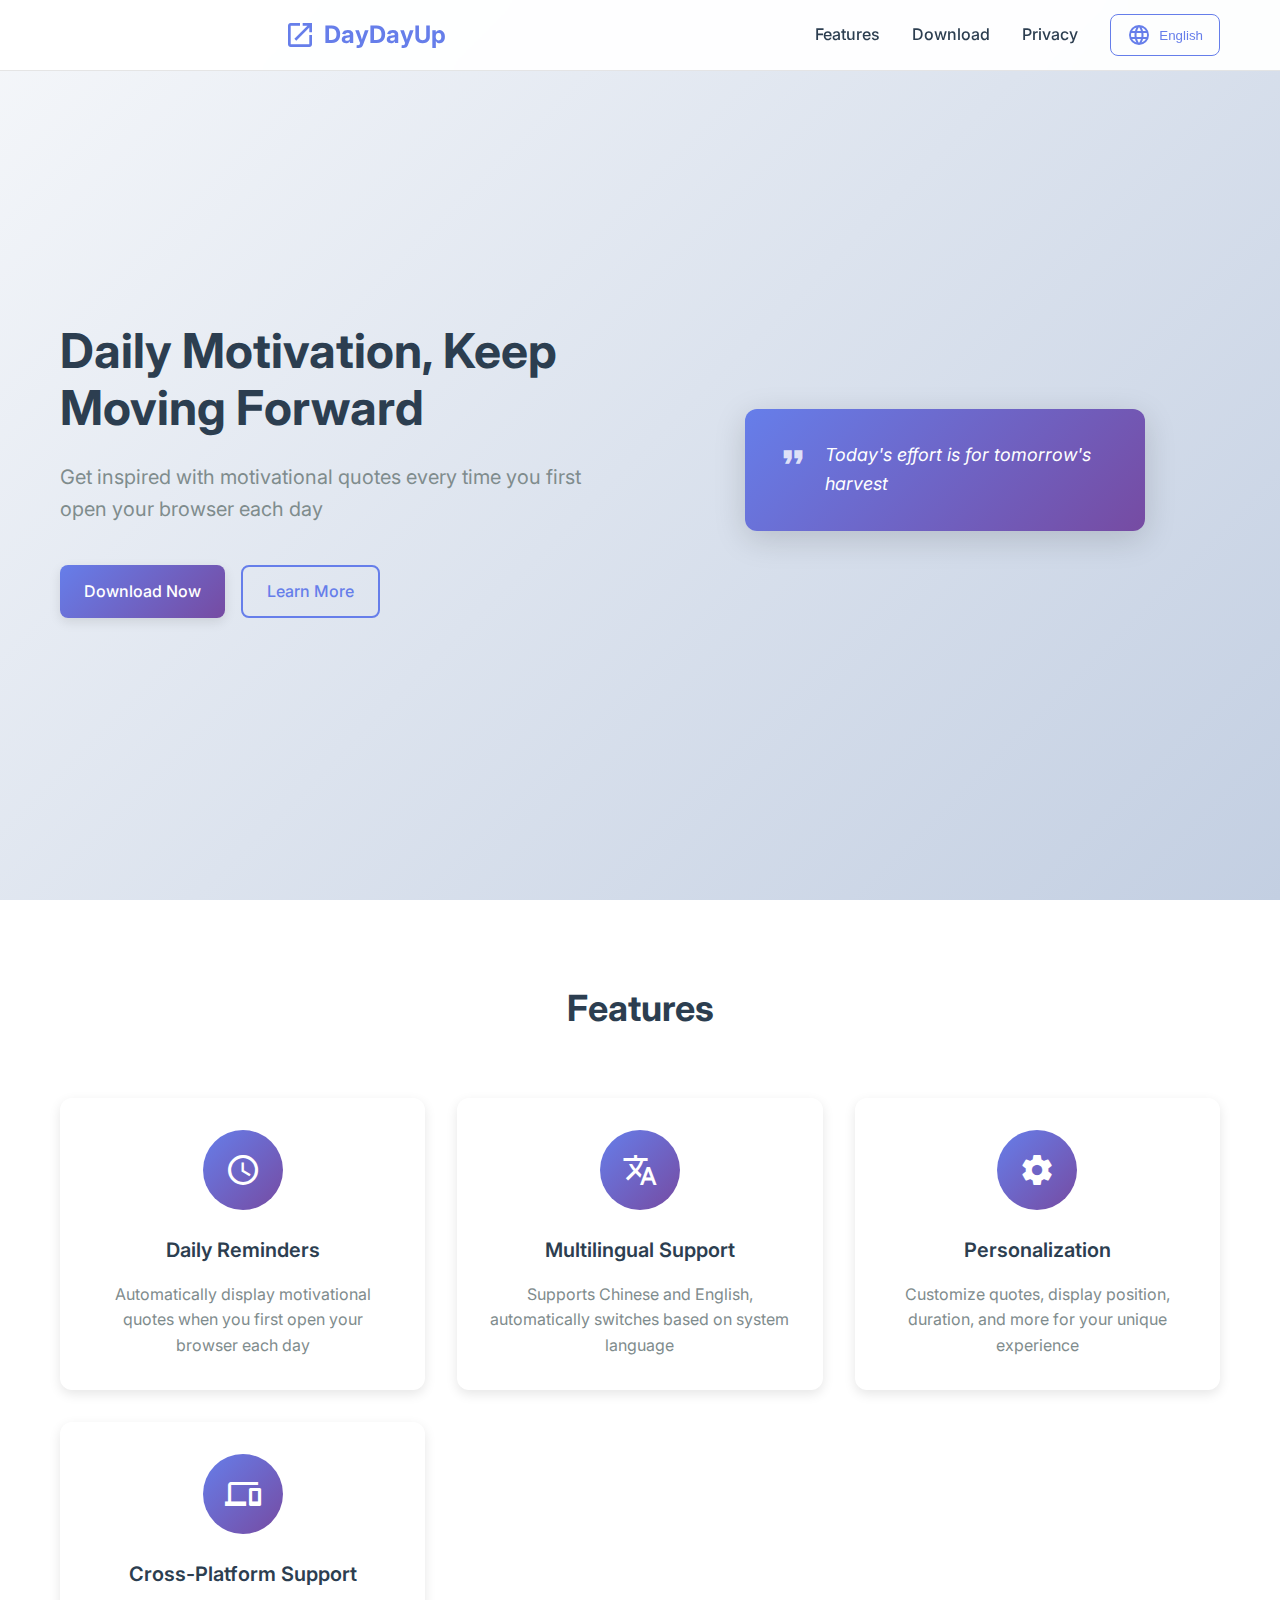
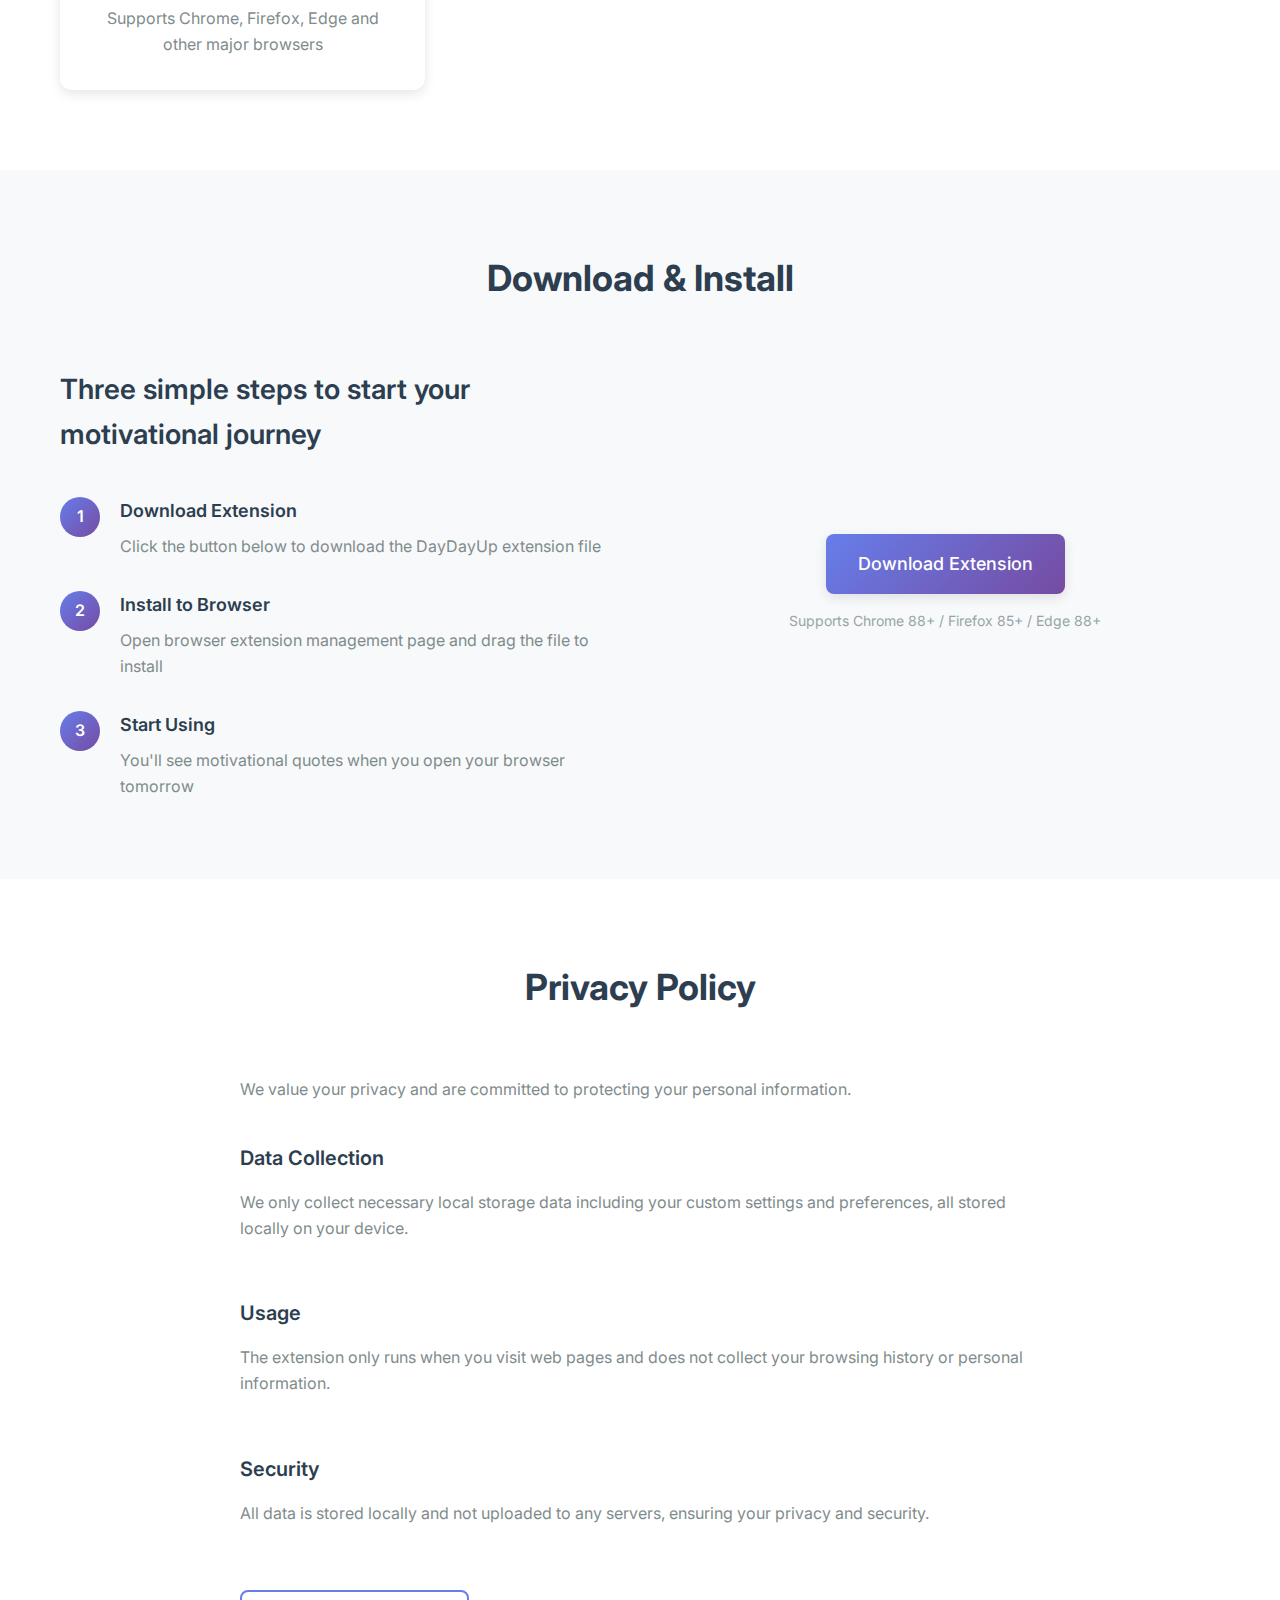
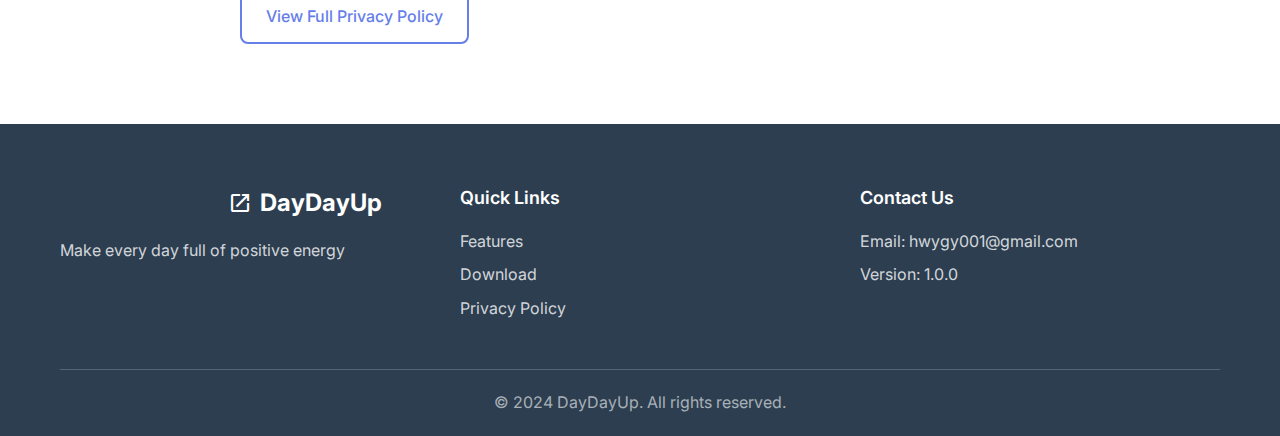
<file: index.html>
<!DOCTYPE html>
<html lang="zh-CN">
<head>
    <meta charset="UTF-8">
    <meta name="viewport" content="width=device-width, initial-scale=1.0">
    <title>DayDayUp - 每日励志浏览器扩展</title>
    <meta name="description" content="每天第一次打开浏览器时显示励志名言，支持自定义设置和多语言，助你保持积极心态">
    <link rel="stylesheet" href="styles.css">
    <link href="https://fonts.googleapis.com/icon?family=Material+Icons" rel="stylesheet">
    <link href="https://fonts.googleapis.com/css2?family=Inter:wght@300;400;500;600;700&display=swap" rel="stylesheet">
</head>
<body>
    <header class="header">
        <nav class="nav">
            <div class="nav-container">
                <div class="logo">
                    <span class="material-icons">rocket_launch</span>
                    <span class="logo-text">DayDayUp</span>
                </div>
                <div class="nav-links">
                    <a href="#features" class="nav-link" data-i18n="nav.features">功能特色</a>
                    <a href="#download" class="nav-link" data-i18n="nav.download">下载安装</a>
                    <a href="#privacy" class="nav-link" data-i18n="nav.privacy">隐私政策</a>
                    <button class="language-btn" onclick="toggleLanguage()">
                        <span class="material-icons">language</span>
                        <span id="current-lang">中文</span>
                    </button>
                </div>
            </div>
        </nav>
    </header>

    <main>
        <!-- Hero Section -->
        <section class="hero">
            <div class="hero-container">
                <div class="hero-content">
                    <h1 class="hero-title" data-i18n="hero.title">每日励志，助你前行</h1>
                    <p class="hero-subtitle" data-i18n="hero.subtitle">每天第一次打开浏览器时，让励志名言为你开启美好的一天</p>
                    <div class="hero-buttons">
                        <a href="#download" class="btn btn-primary" data-i18n="hero.download">立即下载</a>
                        <a href="#features" class="btn btn-secondary" data-i18n="hero.learn-more">了解更多</a>
                    </div>
                </div>
                <div class="hero-image">
                    <div class="demo-card">
                        <div class="demo-quote">
                            <span class="material-icons">format_quote</span>
                            <p data-i18n="demo.quote">今天的努力是为了明天的收获</p>
                        </div>
                    </div>
                </div>
            </div>
        </section>

        <!-- Features Section -->
        <section id="features" class="features">
            <div class="container">
                <h2 class="section-title" data-i18n="features.title">功能特色</h2>
                <div class="features-grid">
                    <div class="feature-card">
                        <div class="feature-icon">
                            <span class="material-icons">schedule</span>
                        </div>
                        <h3 data-i18n="features.daily.title">每日提醒</h3>
                        <p data-i18n="features.daily.desc">每天第一次打开浏览器时自动显示励志名言，为你开启美好的一天</p>
                    </div>
                    <div class="feature-card">
                        <div class="feature-icon">
                            <span class="material-icons">translate</span>
                        </div>
                        <h3 data-i18n="features.multilingual.title">多语言支持</h3>
                        <p data-i18n="features.multilingual.desc">支持中英文双语，根据系统语言自动切换，全球用户友好</p>
                    </div>
                    <div class="feature-card">
                        <div class="feature-icon">
                            <span class="material-icons">settings</span>
                        </div>
                        <h3 data-i18n="features.custom.title">个性化设置</h3>
                        <p data-i18n="features.custom.desc">自定义名言、显示位置、时长等，打造专属的励志体验</p>
                    </div>
                    <div class="feature-card">
                        <div class="feature-icon">
                            <span class="material-icons">devices</span>
                        </div>
                        <h3 data-i18n="features.cross-platform.title">跨平台支持</h3>
                        <p data-i18n="features.cross-platform.desc">支持Chrome、Firefox、Edge等主流浏览器，随时随地使用</p>
                    </div>
                </div>
            </div>
        </section>

        <!-- Download Section -->
        <section id="download" class="download">
            <div class="container">
                <h2 class="section-title" data-i18n="download.title">下载安装</h2>
                <div class="download-content">
                    <div class="download-info">
                        <h3 data-i18n="download.subtitle">简单三步，开始你的励志之旅</h3>
                        <div class="steps">
                            <div class="step">
                                <div class="step-number">1</div>
                                <div class="step-content">
                                    <h4 data-i18n="download.step1.title">下载扩展</h4>
                                    <p data-i18n="download.step1.desc">点击下方按钮下载DayDayUp扩展文件</p>
                                </div>
                            </div>
                            <div class="step">
                                <div class="step-number">2</div>
                                <div class="step-content">
                                    <h4 data-i18n="download.step2.title">安装到浏览器</h4>
                                    <p data-i18n="download.step2.desc">打开浏览器扩展管理页面，拖拽文件进行安装</p>
                                </div>
                            </div>
                            <div class="step">
                                <div class="step-number">3</div>
                                <div class="step-content">
                                    <h4 data-i18n="download.step3.title">开始使用</h4>
                                    <p data-i18n="download.step3.desc">明天打开浏览器时，就能看到励志名言了</p>
                                </div>
                            </div>
                        </div>
                    </div>
                    <div class="download-action">
                        <a href="#" class="btn btn-primary btn-large" data-i18n="download.button">
                            <span class="material-icons">download</span>
                            下载扩展
                        </a>
                        <p class="download-note" data-i18n="download.note">支持 Chrome 88+ / Firefox 85+ / Edge 88+</p>
                    </div>
                </div>
            </div>
        </section>

        <!-- Privacy Section -->
        <section id="privacy" class="privacy">
            <div class="container">
                <h2 class="section-title" data-i18n="privacy.title">隐私政策</h2>
                <div class="privacy-content">
                    <p data-i18n="privacy.intro">我们重视您的隐私，承诺保护您的个人信息安全。</p>
                    <div class="privacy-details">
                        <div class="privacy-item">
                            <h4 data-i18n="privacy.data.title">数据收集</h4>
                            <p data-i18n="privacy.data.desc">我们仅收集必要的本地存储数据，包括您的自定义设置和偏好，所有数据均存储在您的设备本地。</p>
                        </div>
                        <div class="privacy-item">
                            <h4 data-i18n="privacy.usage.title">使用方式</h4>
                            <p data-i18n="privacy.usage.desc">扩展程序仅在您访问网页时运行，不会收集您的浏览历史或个人信息。</p>
                        </div>
                        <div class="privacy-item">
                            <h4 data-i18n="privacy.security.title">安全保障</h4>
                            <p data-i18n="privacy.security.desc">所有数据均采用本地存储，不会上传到任何服务器，确保您的隐私安全。</p>
                        </div>
                    </div>
                    <a href="privacy.html" class="btn btn-secondary" data-i18n="privacy.read-more">查看完整隐私政策</a>
                </div>
            </div>
        </section>
    </main>

    <footer class="footer">
        <div class="container">
            <div class="footer-content">
                <div class="footer-section">
                    <div class="footer-logo">
                        <span class="material-icons">rocket_launch</span>
                        <span>DayDayUp</span>
                    </div>
                    <p data-i18n="footer.description">让每一天都充满正能量</p>
                </div>
                <div class="footer-section">
                    <h4 data-i18n="footer.links.title">快速链接</h4>
                    <a href="#features" data-i18n="footer.links.features">功能特色</a>
                    <a href="#download" data-i18n="footer.links.download">下载安装</a>
                    <a href="privacy.html" data-i18n="footer.links.privacy">隐私政策</a>
                </div>
                <div class="footer-section">
                    <h4 data-i18n="footer.contact.title">联系我们</h4>
                    <p data-i18n="footer.contact.email">邮箱：hwygy001@gmail.com</p>
                    <p data-i18n="footer.contact.version">版本：1.0.0</p>
                </div>
            </div>
            <div class="footer-bottom">
                <p>&copy; 2024 DayDayUp. <span data-i18n="footer.rights">保留所有权利。</span></p>
            </div>
        </div>
    </footer>

    <script src="script.js"></script>
</body>
</html>
</file>
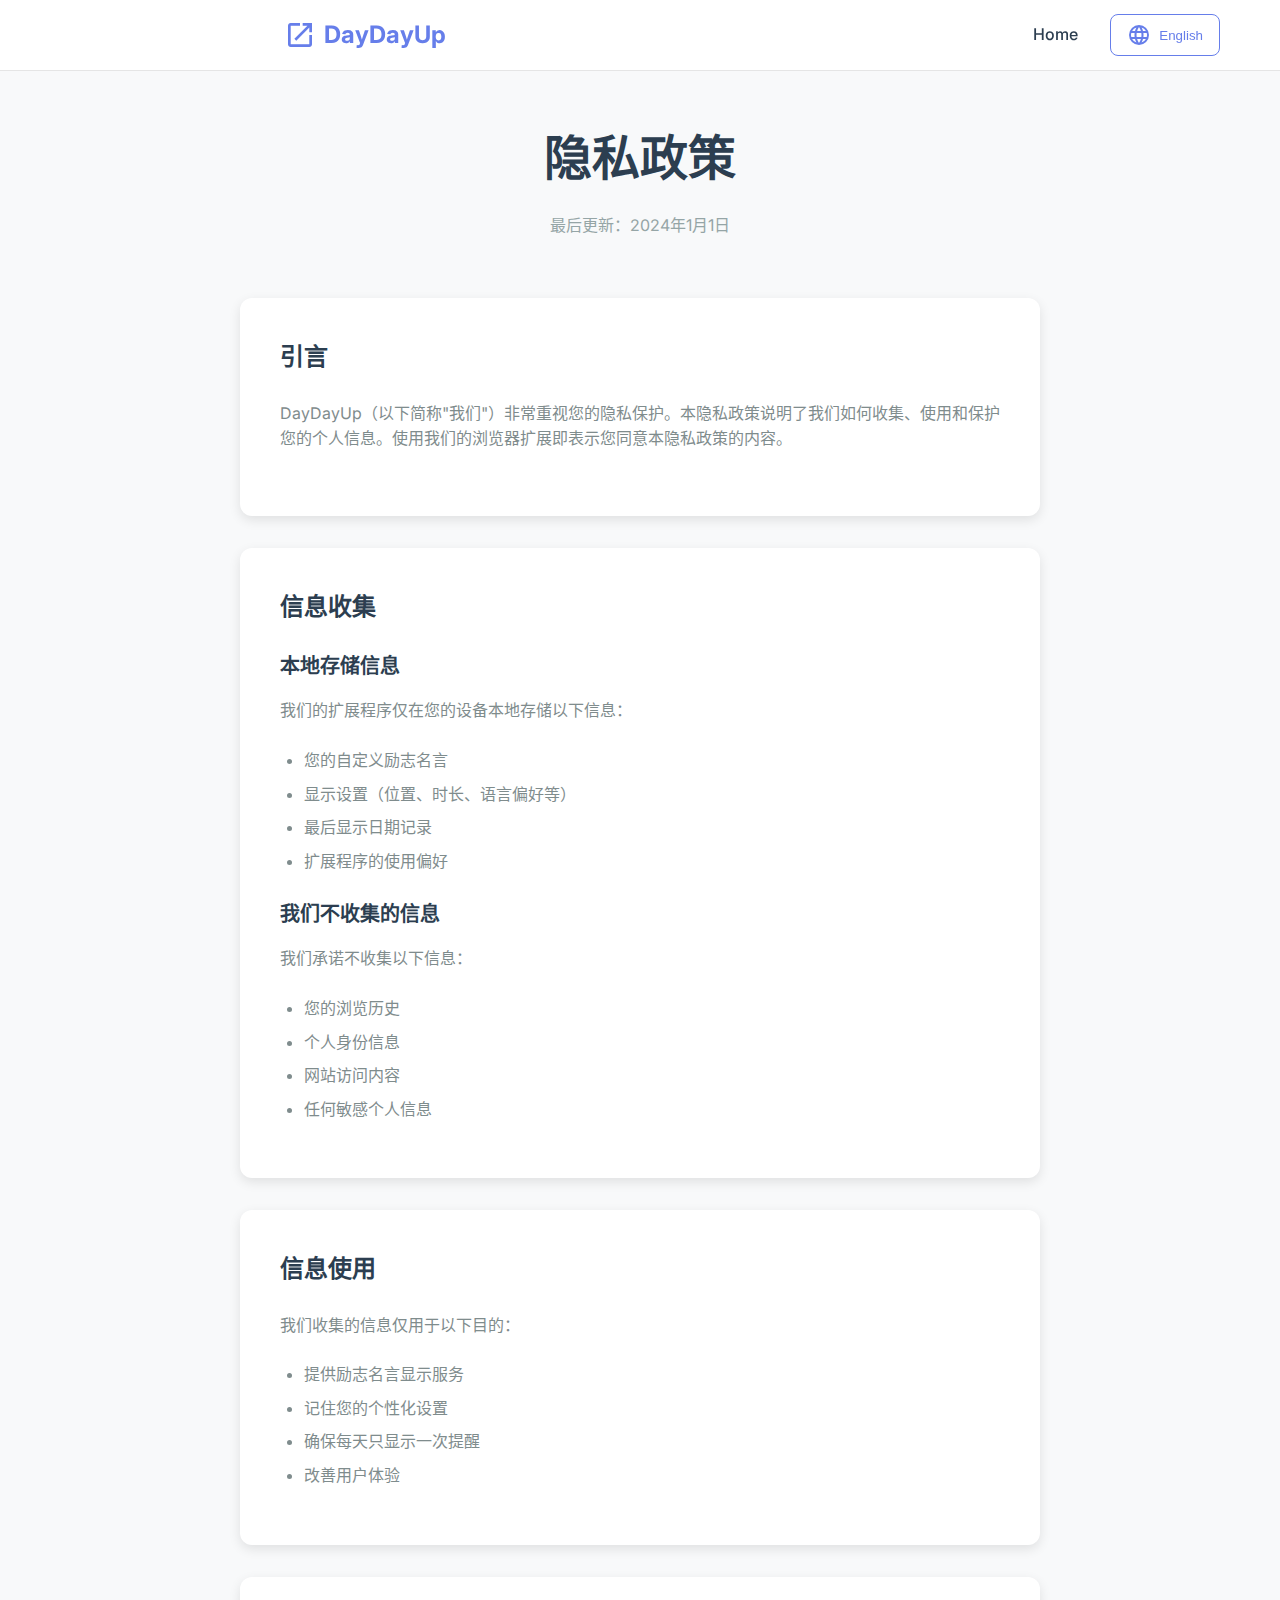
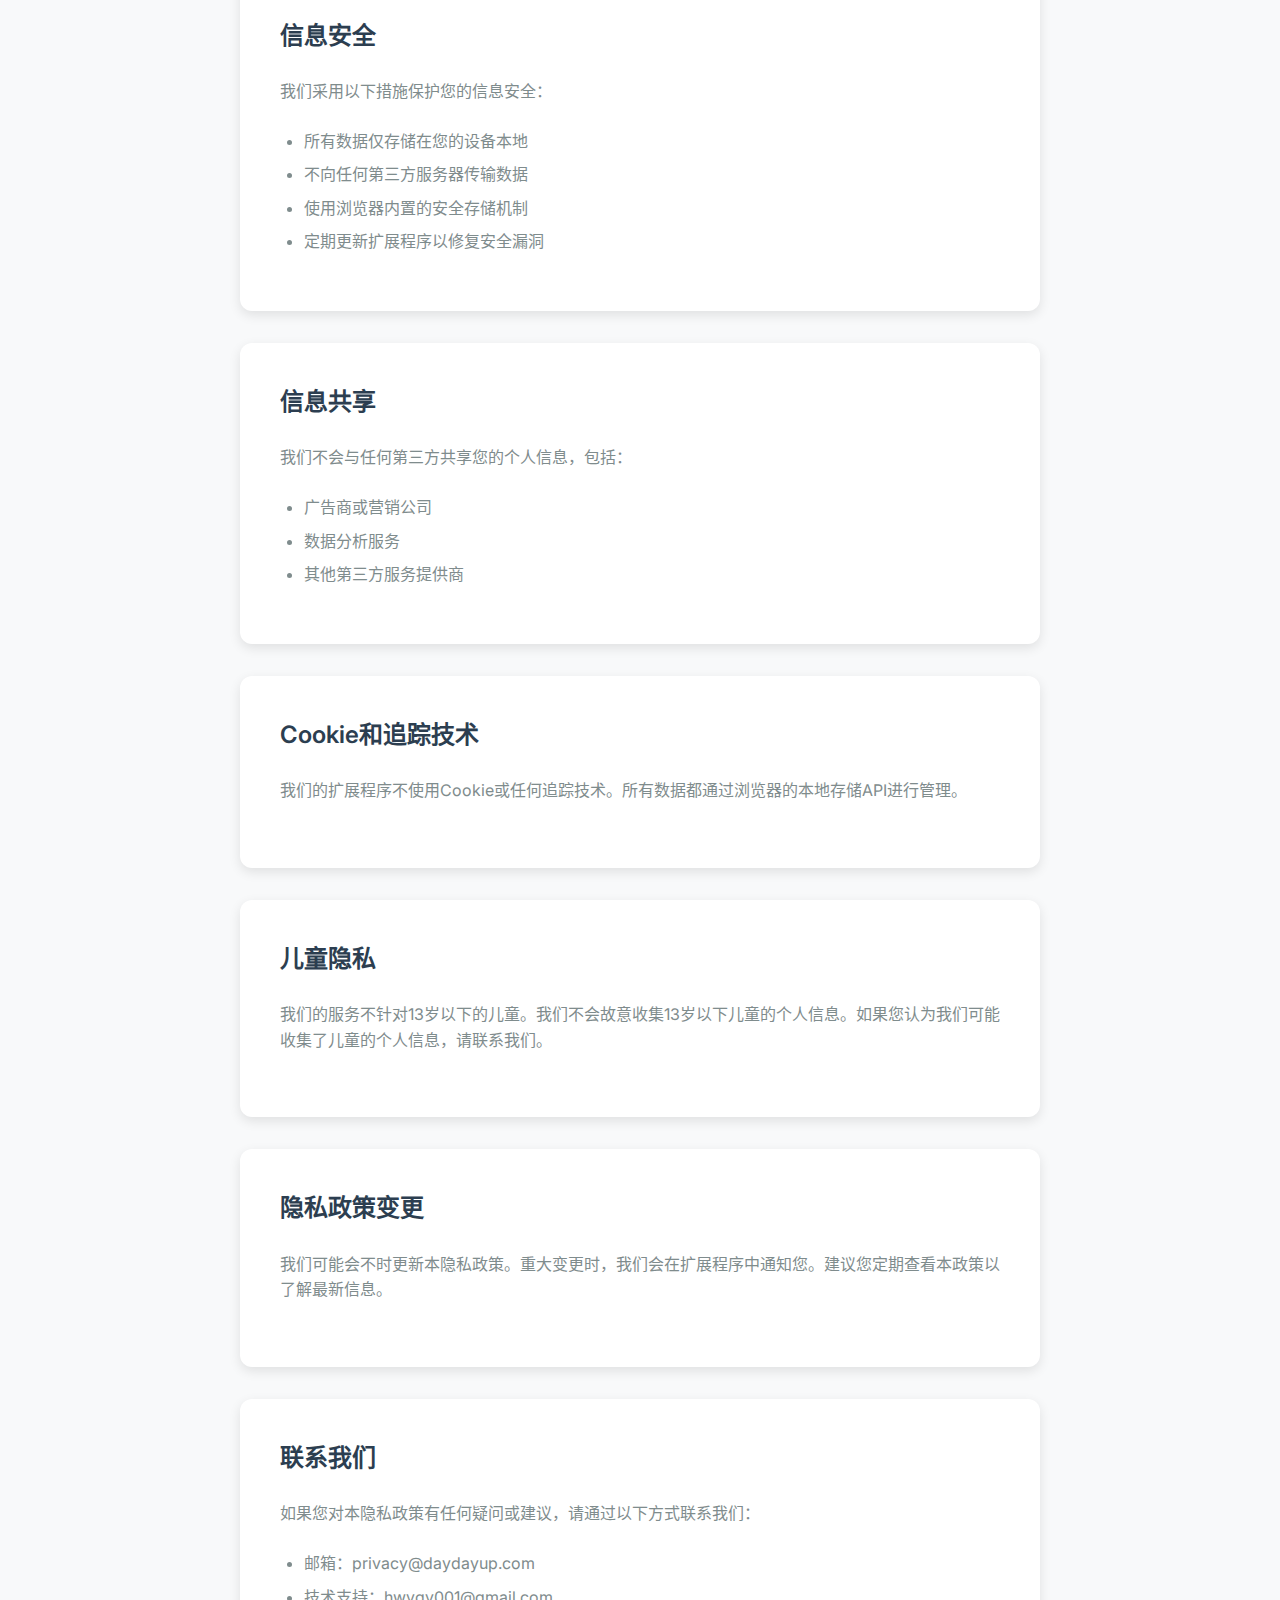
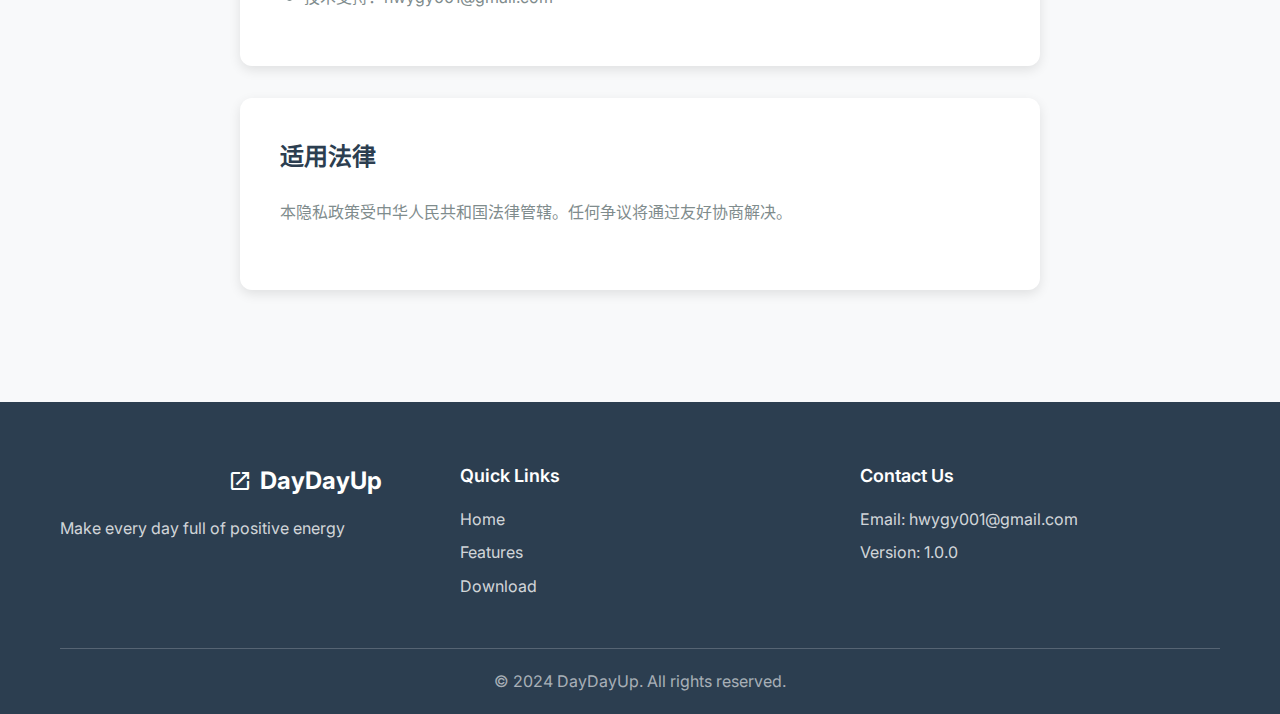
<file: privacy.html>
<!DOCTYPE html>
<html lang="zh-CN">
<head>
    <meta charset="UTF-8">
    <meta name="viewport" content="width=device-width, initial-scale=1.0">
    <title>隐私政策 - DayDayUp</title>
    <meta name="description" content="DayDayUp浏览器扩展的隐私政策，了解我们如何保护您的个人信息">
    <link rel="stylesheet" href="styles.css">
    <link href="https://fonts.googleapis.com/icon?family=Material+Icons" rel="stylesheet">
    <link href="https://fonts.googleapis.com/css2?family=Inter:wght@300;400;500;600;700&display=swap" rel="stylesheet">
</head>
<body>
    <header class="header">
        <nav class="nav">
            <div class="nav-container">
                <div class="logo">
                    <a href="index.html">
                        <span class="material-icons">rocket_launch</span>
                        <span class="logo-text">DayDayUp</span>
                    </a>
                </div>
                <div class="nav-links">
                    <a href="index.html" class="nav-link" data-i18n="nav.home">首页</a>
                    <button class="language-btn" onclick="toggleLanguage()">
                        <span class="material-icons">language</span>
                        <span id="current-lang">中文</span>
                    </button>
                </div>
            </div>
        </nav>
    </header>

    <main class="privacy-page">
        <div class="container">
            <div class="privacy-header">
                <h1 data-i18n="privacy.page.title">隐私政策</h1>
                <p class="privacy-date" data-i18n="privacy.page.date">最后更新：2024年1月1日</p>
            </div>

            <div class="privacy-content">
                <section class="privacy-section">
                    <h2 data-i18n="privacy.page.intro.title">引言</h2>
                    <p data-i18n="privacy.page.intro.desc">DayDayUp（以下简称"我们"）非常重视您的隐私保护。本隐私政策说明了我们如何收集、使用和保护您的个人信息。使用我们的浏览器扩展即表示您同意本隐私政策的内容。</p>
                </section>

                <section class="privacy-section">
                    <h2 data-i18n="privacy.page.collection.title">信息收集</h2>
                    <h3 data-i18n="privacy.page.collection.local.title">本地存储信息</h3>
                    <p data-i18n="privacy.page.collection.local.desc">我们的扩展程序仅在您的设备本地存储以下信息：</p>
                    <ul>
                        <li data-i18n="privacy.page.collection.local.item1">您的自定义励志名言</li>
                        <li data-i18n="privacy.page.collection.local.item2">显示设置（位置、时长、语言偏好等）</li>
                        <li data-i18n="privacy.page.collection.local.item3">最后显示日期记录</li>
                        <li data-i18n="privacy.page.collection.local.item4">扩展程序的使用偏好</li>
                    </ul>
                    
                    <h3 data-i18n="privacy.page.collection.no.title">我们不收集的信息</h3>
                    <p data-i18n="privacy.page.collection.no.desc">我们承诺不收集以下信息：</p>
                    <ul>
                        <li data-i18n="privacy.page.collection.no.item1">您的浏览历史</li>
                        <li data-i18n="privacy.page.collection.no.item2">个人身份信息</li>
                        <li data-i18n="privacy.page.collection.no.item3">网站访问内容</li>
                        <li data-i18n="privacy.page.collection.no.item4">任何敏感个人信息</li>
                    </ul>
                </section>

                <section class="privacy-section">
                    <h2 data-i18n="privacy.page.usage.title">信息使用</h2>
                    <p data-i18n="privacy.page.usage.desc">我们收集的信息仅用于以下目的：</p>
                    <ul>
                        <li data-i18n="privacy.page.usage.item1">提供励志名言显示服务</li>
                        <li data-i18n="privacy.page.usage.item2">记住您的个性化设置</li>
                        <li data-i18n="privacy.page.usage.item3">确保每天只显示一次提醒</li>
                        <li data-i18n="privacy.page.usage.item4">改善用户体验</li>
                    </ul>
                </section>

                <section class="privacy-section">
                    <h2 data-i18n="privacy.page.security.title">信息安全</h2>
                    <p data-i18n="privacy.page.security.desc">我们采用以下措施保护您的信息安全：</p>
                    <ul>
                        <li data-i18n="privacy.page.security.item1">所有数据仅存储在您的设备本地</li>
                        <li data-i18n="privacy.page.security.item2">不向任何第三方服务器传输数据</li>
                        <li data-i18n="privacy.page.security.item3">使用浏览器内置的安全存储机制</li>
                        <li data-i18n="privacy.page.security.item4">定期更新扩展程序以修复安全漏洞</li>
                    </ul>
                </section>

                <section class="privacy-section">
                    <h2 data-i18n="privacy.page.sharing.title">信息共享</h2>
                    <p data-i18n="privacy.page.sharing.desc">我们不会与任何第三方共享您的个人信息，包括：</p>
                    <ul>
                        <li data-i18n="privacy.page.sharing.item1">广告商或营销公司</li>
                        <li data-i18n="privacy.page.sharing.item2">数据分析服务</li>
                        <li data-i18n="privacy.page.sharing.item3">其他第三方服务提供商</li>
                    </ul>
                </section>

                <section class="privacy-section">
                    <h2 data-i18n="privacy.page.cookies.title">Cookie和追踪技术</h2>
                    <p data-i18n="privacy.page.cookies.desc">我们的扩展程序不使用Cookie或任何追踪技术。所有数据都通过浏览器的本地存储API进行管理。</p>
                </section>

                <section class="privacy-section">
                    <h2 data-i18n="privacy.page.children.title">儿童隐私</h2>
                    <p data-i18n="privacy.page.children.desc">我们的服务不针对13岁以下的儿童。我们不会故意收集13岁以下儿童的个人信息。如果您认为我们可能收集了儿童的个人信息，请联系我们。</p>
                </section>

                <section class="privacy-section">
                    <h2 data-i18n="privacy.page.changes.title">隐私政策变更</h2>
                    <p data-i18n="privacy.page.changes.desc">我们可能会不时更新本隐私政策。重大变更时，我们会在扩展程序中通知您。建议您定期查看本政策以了解最新信息。</p>
                </section>

                <section class="privacy-section">
                    <h2 data-i18n="privacy.page.contact.title">联系我们</h2>
                    <p data-i18n="privacy.page.contact.desc">如果您对本隐私政策有任何疑问或建议，请通过以下方式联系我们：</p>
                    <ul>
                        <li data-i18n="privacy.page.contact.email">邮箱：privacy@daydayup.com</li>
                        <li data-i18n="privacy.page.contact.support">技术支持：hwygy001@gmail.com</li>
                    </ul>
                </section>

                <section class="privacy-section">
                    <h2 data-i18n="privacy.page.jurisdiction.title">适用法律</h2>
                    <p data-i18n="privacy.page.jurisdiction.desc">本隐私政策受中华人民共和国法律管辖。任何争议将通过友好协商解决。</p>
                </section>
            </div>
        </div>
    </main>

    <footer class="footer">
        <div class="container">
            <div class="footer-content">
                <div class="footer-section">
                    <div class="footer-logo">
                        <span class="material-icons">rocket_launch</span>
                        <span>DayDayUp</span>
                    </div>
                    <p data-i18n="footer.description">让每一天都充满正能量</p>
                </div>
                <div class="footer-section">
                    <h4 data-i18n="footer.links.title">快速链接</h4>
                    <a href="index.html" data-i18n="footer.links.home">首页</a>
                    <a href="index.html#features" data-i18n="footer.links.features">功能特色</a>
                    <a href="index.html#download" data-i18n="footer.links.download">下载安装</a>
                </div>
                <div class="footer-section">
                    <h4 data-i18n="footer.contact.title">联系我们</h4>
                    <p data-i18n="footer.contact.email">邮箱：hwygy001@gmail.com</p>
                    <p data-i18n="footer.contact.version">版本：1.0.0</p>
                </div>
            </div>
            <div class="footer-bottom">
                <p>&copy; 2024 DayDayUp. <span data-i18n="footer.rights">保留所有权利。</span></p>
            </div>
        </div>
    </footer>

    <script src="script.js"></script>
</body>
</html>
</file>
<file: styles.css>
/* 全局样式 */
* {
    margin: 0;
    padding: 0;
    box-sizing: border-box;
}

:root {
    --primary-color: #667eea;
    --secondary-color: #764ba2;
    --text-primary: #2c3e50;
    --text-secondary: #7f8c8d;
    --bg-primary: #ffffff;
    --bg-secondary: #f8f9fa;
    --bg-gradient: linear-gradient(135deg, #667eea 0%, #764ba2 100%);
    --shadow-light: 0 4px 12px rgba(0, 0, 0, 0.1);
    --border-radius: 12px;
    --transition: all 0.3s ease;
}

body {
    font-family: 'Inter', -apple-system, BlinkMacSystemFont, 'Segoe UI', Roboto, sans-serif;
    line-height: 1.6;
    color: var(--text-primary);
}

.container {
    max-width: 1200px;
    margin: 0 auto;
    padding: 0 20px;
}

/* 导航栏 */
.header {
    position: fixed;
    top: 0;
    left: 0;
    right: 0;
    background: rgba(255, 255, 255, 0.95);
    backdrop-filter: blur(10px);
    border-bottom: 1px solid rgba(0, 0, 0, 0.1);
    z-index: 1000;
}

.nav-container {
    max-width: 1200px;
    margin: 0 auto;
    padding: 0 20px;
    display: flex;
    justify-content: space-between;
    align-items: center;
    height: 70px;
}

.logo {
    display: flex;
    align-items: center;
    gap: 8px;
    font-size: 24px;
    font-weight: 700;
    color: var(--primary-color);
}

.logo a {
    display: flex;
    align-items: center;
    gap: 8px;
    text-decoration: none;
    color: inherit;
}

.logo .material-icons {
    font-size: 32px;
    animation: bounce 2s infinite;
}

.nav-links {
    display: flex;
    align-items: center;
    gap: 32px;
}

.nav-link {
    text-decoration: none;
    color: var(--text-primary);
    font-weight: 500;
    transition: var(--transition);
}

.nav-link:hover {
    color: var(--primary-color);
}

.language-btn {
    display: flex;
    align-items: center;
    gap: 8px;
    background: none;
    border: 1px solid var(--primary-color);
    color: var(--primary-color);
    padding: 8px 16px;
    border-radius: 8px;
    cursor: pointer;
    font-weight: 500;
    transition: var(--transition);
}

.language-btn:hover {
    background: var(--primary-color);
    color: white;
}

/* 按钮样式 */
.btn {
    display: inline-flex;
    align-items: center;
    gap: 8px;
    padding: 12px 24px;
    border-radius: 8px;
    text-decoration: none;
    font-weight: 500;
    transition: var(--transition);
    border: none;
    cursor: pointer;
    font-size: 16px;
}

.btn-primary {
    background: var(--bg-gradient);
    color: white;
    box-shadow: var(--shadow-light);
}

.btn-primary:hover {
    transform: translateY(-2px);
    box-shadow: 0 8px 32px rgba(0, 0, 0, 0.15);
}

.btn-secondary {
    background: transparent;
    color: var(--primary-color);
    border: 2px solid var(--primary-color);
}

.btn-secondary:hover {
    background: var(--primary-color);
    color: white;
}

.btn-large {
    padding: 16px 32px;
    font-size: 18px;
}

/* Hero 区域 */
.hero {
    padding: 120px 0 80px;
    background: linear-gradient(135deg, #f5f7fa 0%, #c3cfe2 100%);
    min-height: 100vh;
    display: flex;
    align-items: center;
}

.hero-container {
    max-width: 1200px;
    margin: 0 auto;
    padding: 0 20px;
    display: grid;
    grid-template-columns: 1fr 1fr;
    gap: 60px;
    align-items: center;
}

.hero-title {
    font-size: 48px;
    font-weight: 700;
    color: var(--text-primary);
    margin-bottom: 24px;
    line-height: 1.2;
}

.hero-subtitle {
    font-size: 20px;
    color: var(--text-secondary);
    margin-bottom: 40px;
    line-height: 1.6;
}

.hero-buttons {
    display: flex;
    gap: 16px;
    flex-wrap: wrap;
}

.hero-image {
    display: flex;
    justify-content: center;
    align-items: center;
}

.demo-card {
    background: var(--bg-gradient);
    color: white;
    padding: 32px;
    border-radius: var(--border-radius);
    box-shadow: 0 8px 32px rgba(0, 0, 0, 0.15);
    max-width: 400px;
    animation: float 6s ease-in-out infinite;
}

.demo-quote {
    display: flex;
    align-items: flex-start;
    gap: 16px;
}

.demo-quote .material-icons {
    font-size: 32px;
    color: rgba(255, 255, 255, 0.8);
}

.demo-quote p {
    font-size: 18px;
    line-height: 1.6;
    font-style: italic;
    margin: 0;
}

/* 功能特色区域 */
.features {
    padding: 80px 0;
    background: var(--bg-primary);
}

.section-title {
    text-align: center;
    font-size: 36px;
    font-weight: 700;
    color: var(--text-primary);
    margin-bottom: 60px;
}

.features-grid {
    display: grid;
    grid-template-columns: repeat(auto-fit, minmax(280px, 1fr));
    gap: 32px;
}

.feature-card {
    background: var(--bg-primary);
    padding: 32px;
    border-radius: var(--border-radius);
    box-shadow: var(--shadow-light);
    text-align: center;
    transition: var(--transition);
}

.feature-card:hover {
    transform: translateY(-8px);
    box-shadow: 0 8px 32px rgba(0, 0, 0, 0.15);
}

.feature-icon {
    width: 80px;
    height: 80px;
    background: var(--bg-gradient);
    border-radius: 50%;
    display: flex;
    align-items: center;
    justify-content: center;
    margin: 0 auto 24px;
}

.feature-icon .material-icons {
    font-size: 36px;
    color: white;
}

.feature-card h3 {
    font-size: 20px;
    font-weight: 600;
    color: var(--text-primary);
    margin-bottom: 16px;
}

.feature-card p {
    color: var(--text-secondary);
    line-height: 1.6;
}

/* 下载区域 */
.download {
    padding: 80px 0;
    background: var(--bg-secondary);
}

.download-content {
    display: grid;
    grid-template-columns: 1fr 1fr;
    gap: 60px;
    align-items: center;
}

.download-info h3 {
    font-size: 28px;
    font-weight: 600;
    color: var(--text-primary);
    margin-bottom: 40px;
}

.steps {
    display: flex;
    flex-direction: column;
    gap: 32px;
}

.step {
    display: flex;
    align-items: flex-start;
    gap: 20px;
}

.step-number {
    width: 40px;
    height: 40px;
    background: var(--bg-gradient);
    color: white;
    border-radius: 50%;
    display: flex;
    align-items: center;
    justify-content: center;
    font-weight: 600;
    flex-shrink: 0;
}

.step-content h4 {
    font-size: 18px;
    font-weight: 600;
    color: var(--text-primary);
    margin-bottom: 8px;
}

.step-content p {
    color: var(--text-secondary);
    line-height: 1.6;
}

.download-action {
    text-align: center;
}

.download-note {
    margin-top: 16px;
    color: #95a5a6;
    font-size: 14px;
}

/* 隐私政策区域 */
.privacy {
    padding: 80px 0;
    background: var(--bg-primary);
}

.privacy-content {
    max-width: 800px;
    margin: 0 auto;
}

.privacy-content p {
    margin-bottom: 24px;
    line-height: 1.6;
    color: var(--text-secondary);
}

.privacy-details {
    display: grid;
    gap: 32px;
    margin: 40px 0;
}

.privacy-item h4 {
    font-size: 20px;
    font-weight: 600;
    color: var(--text-primary);
    margin-bottom: 16px;
}

.privacy-item p {
    color: var(--text-secondary);
    line-height: 1.6;
}

/* 隐私政策页面 */
.privacy-page {
    padding: 120px 0 80px;
    background: var(--bg-secondary);
}

.privacy-header {
    text-align: center;
    margin-bottom: 60px;
}

.privacy-header h1 {
    font-size: 48px;
    font-weight: 700;
    color: var(--text-primary);
    margin-bottom: 16px;
}

.privacy-date {
    color: #95a5a6;
    font-size: 16px;
}

.privacy-section {
    background: var(--bg-primary);
    padding: 40px;
    border-radius: var(--border-radius);
    margin-bottom: 32px;
    box-shadow: var(--shadow-light);
}

.privacy-section h2 {
    font-size: 24px;
    font-weight: 600;
    color: var(--text-primary);
    margin-bottom: 24px;
}

.privacy-section h3 {
    font-size: 20px;
    font-weight: 600;
    color: var(--text-primary);
    margin: 24px 0 16px;
}

.privacy-section ul {
    margin: 16px 0;
    padding-left: 24px;
}

.privacy-section li {
    margin-bottom: 8px;
    color: var(--text-secondary);
    line-height: 1.6;
}

/* 页脚 */
.footer {
    background: var(--text-primary);
    color: white;
    padding: 60px 0 20px;
}

.footer-content {
    display: grid;
    grid-template-columns: repeat(auto-fit, minmax(250px, 1fr));
    gap: 40px;
    margin-bottom: 40px;
}

.footer-logo {
    display: flex;
    align-items: center;
    gap: 8px;
    font-size: 24px;
    font-weight: 700;
    margin-bottom: 16px;
}

.footer-section h4 {
    font-size: 18px;
    font-weight: 600;
    margin-bottom: 16px;
}

.footer-section a {
    color: rgba(255, 255, 255, 0.8);
    text-decoration: none;
    display: block;
    margin-bottom: 8px;
    transition: var(--transition);
}

.footer-section a:hover {
    color: white;
}

.footer-section p {
    color: rgba(255, 255, 255, 0.8);
    margin-bottom: 8px;
}

.footer-bottom {
    border-top: 1px solid rgba(255, 255, 255, 0.2);
    padding-top: 20px;
    text-align: center;
    color: rgba(255, 255, 255, 0.6);
}

/* 动画 */
@keyframes bounce {
    0%, 20%, 50%, 80%, 100% {
        transform: translateY(0);
    }
    40% {
        transform: translateY(-10px);
    }
    60% {
        transform: translateY(-5px);
    }
}

@keyframes float {
    0%, 100% {
        transform: translateY(0px);
    }
    50% {
        transform: translateY(-20px);
    }
}

/* 响应式设计 */
@media (max-width: 768px) {
    .nav-links {
        gap: 16px;
    }
    
    .hero-container {
        grid-template-columns: 1fr;
        gap: 40px;
        text-align: center;
    }
    
    .hero-title {
        font-size: 36px;
    }
    
    .hero-subtitle {
        font-size: 18px;
    }
    
    .hero-buttons {
        justify-content: center;
    }
    
    .download-content {
        grid-template-columns: 1fr;
        gap: 40px;
    }
    
    .section-title {
        font-size: 28px;
    }
    
    .features-grid {
        grid-template-columns: 1fr;
    }
    
    .privacy-header h1 {
        font-size: 36px;
    }
    
    .privacy-section {
        padding: 24px;
    }
    
    .footer-content {
        grid-template-columns: 1fr;
        text-align: center;
    }
}

@media (max-width: 480px) {
    .nav-container {
        padding: 0 16px;
    }
    
    .container {
        padding: 0 16px;
    }
    
    .hero {
        padding: 100px 0 60px;
    }
    
    .hero-title {
        font-size: 28px;
    }
    
    .hero-subtitle {
        font-size: 16px;
    }
    
    .btn {
        padding: 10px 20px;
        font-size: 14px;
    }
    
    .btn-large {
        padding: 12px 24px;
        font-size: 16px;
    }
    
    .demo-card {
        padding: 24px;
    }
    
    .demo-quote p {
        font-size: 16px;
    }
}
</file>
